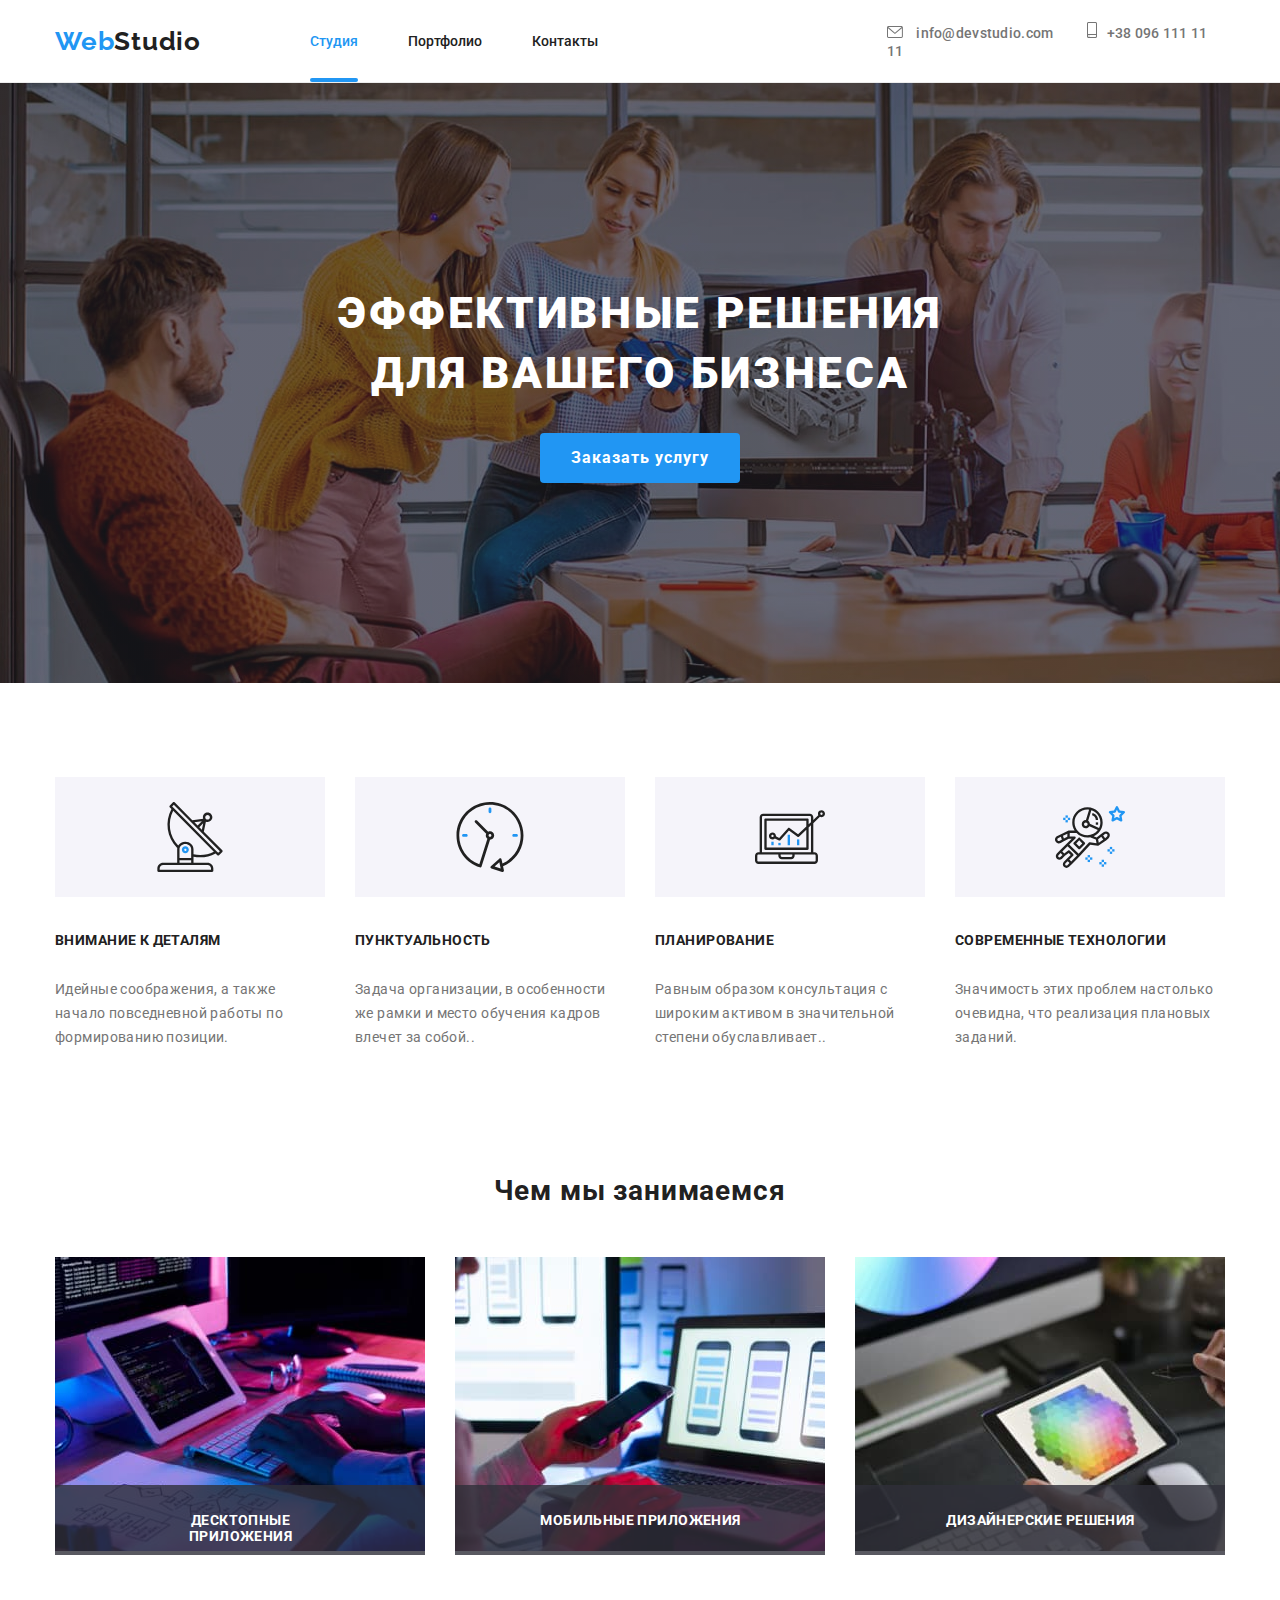
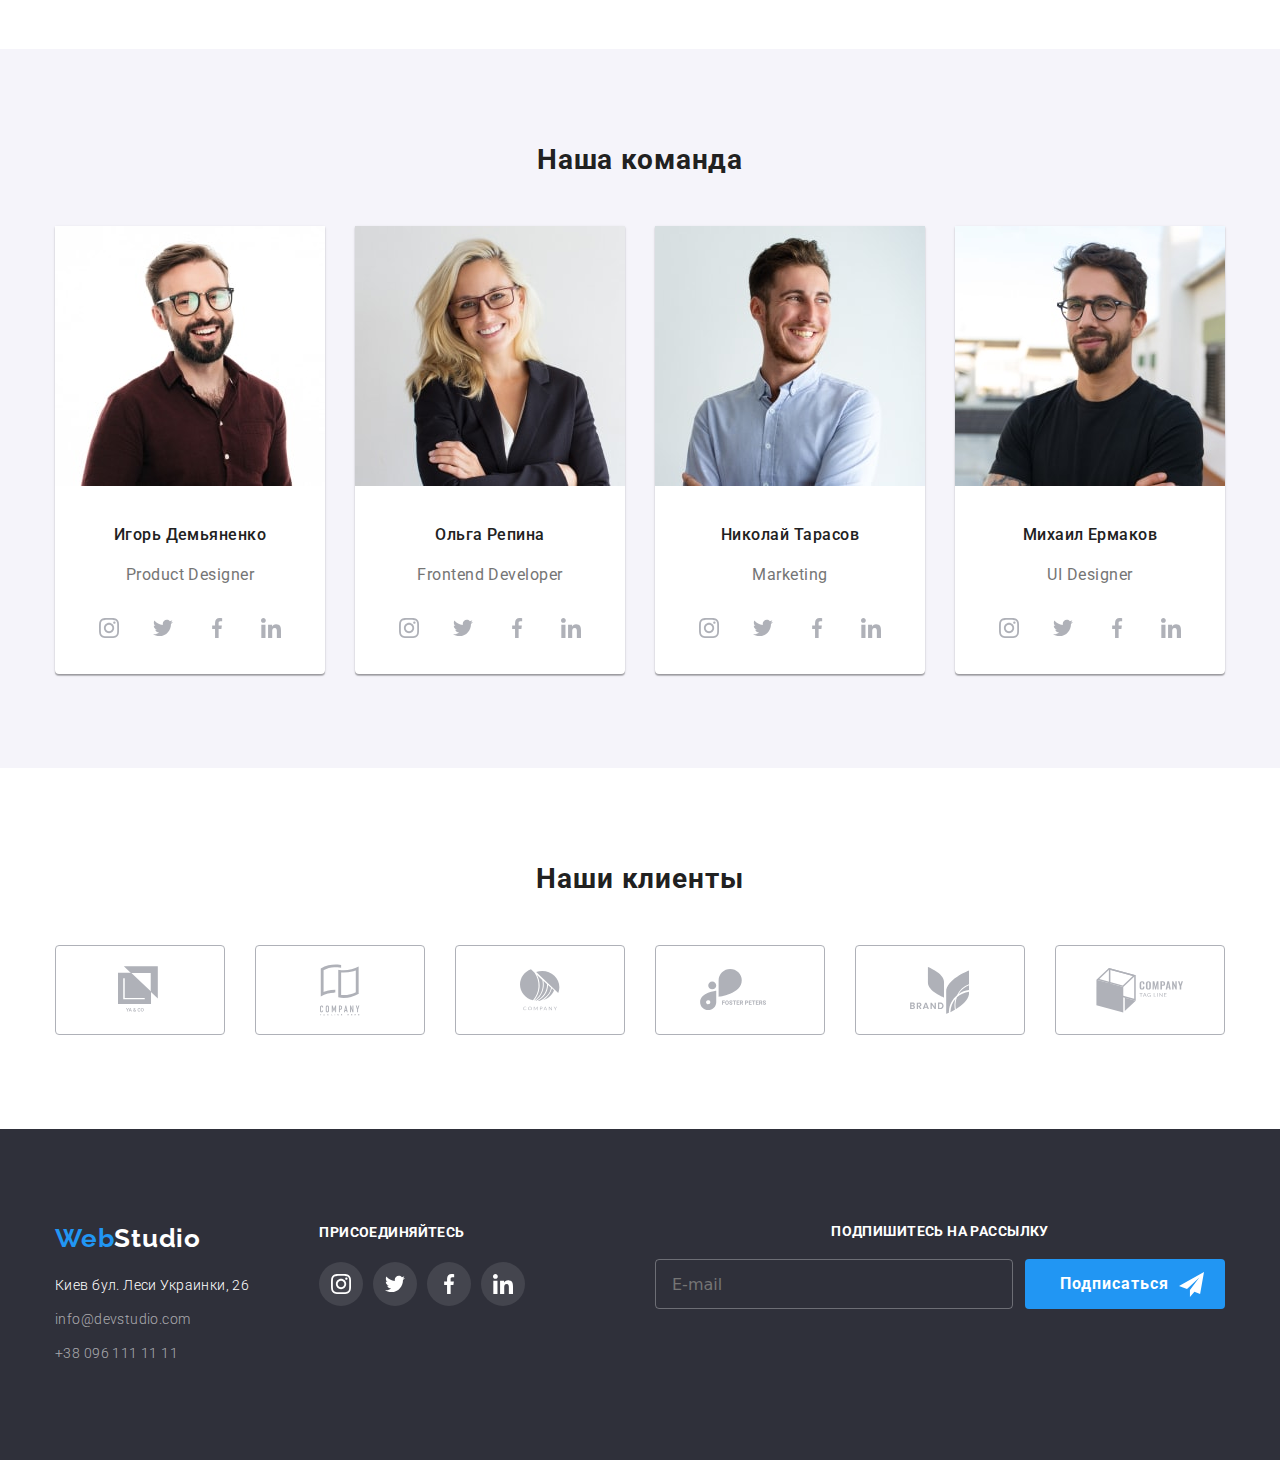
<file: index.html>
<!DOCTYPE html>
<html lang="ru">
  <head>
    <meta charset="UTF-8" />
    <meta name="viewport" content="width=device-width, initial-scale=1.0" />
    <title>WebStudio</title>
    <link
      rel="stylesheet"
      href="https://cdnjs.cloudflare.com/ajax/libs/modern-normalize/1.0.0/modern-normalize.css"
    />
    <link
      href="https://fonts.googleapis.com/css2?family=Raleway:wght@700&family=Roboto:wght@400;500;700&display=swap"
      rel="stylesheet"
    />
    <link rel="stylesheet" href="./css/main.min.css" />
  </head>
  <body>
    <!-- Шапка сайта -->
    <header class="header">
      <div class="container container-header">
        <div class="logo-wraper">
          <a class="logo-link link" href="./index.html" lang="en">Web<span class="logo-font-white-theme"
              lang="en">Studio</span></a>

          <button type="button" class="menu" aria-expanded="false"
           aria-controls="menu-container" 
           data-menu-button>
            <svg 
            height="40" 
            width="40"
            aria-label="Переключатель мобильного меню">
              <use class="icon-menu" href="./images/svg/sprite.svg#icon-menu_40px-1"></use>
              <use class="icon-close" href="./images/svg/sprite.svg#icon-close_40px"></use>
            </svg>
          </button>

        </div>

        <div class="navigation-menu" data-menu>
          <nav class="nav-container">
          
            <ul class="navigation">
              <li class="nav-list list">
                <a class="nav-link link current" href="./index.html">Студия</a>
              </li>
              <li class="nav-list list">
                <a class="nav-link link" href="./portfolio.html">Портфолио</a>
              </li>
              <li class="nav-list list">
                <a class="nav-link link" href="">Контакты</a>
              </li>
            </ul>
          
          </nav>
          
          <address class="address">
            <a class="contact-link-white-theme link" href="mailto:info@devstudio.com"><svg class="icon-mail">
                <use class="icon-link" href="./images/svg/sprite.svg#icon-envelope"></use>
              </svg>
              info@devstudio.com
            </a>
            <a class="contact-link-white-theme phone link" href="tel:+380961111111">
              <svg class="icon-phone">
                <use class="icon-link" href="./images/svg/sprite.svg#icon-smartphone"></use>
              </svg>+38 096 111 11 11</a>
          </address>
          
        </div>
      </div>
      </div>
    </header>
    <main>
       <!-- Герой -->
      <section class="hero">
        <div class="container">
          <h1 class="main-title">Эффективные решения <br> для вашего бизнеса</h1>
          <button type="button" class="link-button" data-modal-open>
            Заказать услугу
          </button>
        </div>
      </section>
      <h2 class="visually-hidden">Преимущества</h2>
      <section class="advantages-section">
        <div class="container advantages-container">
          <ul class="advantages-list">
            <li class="advantages antena list">
              <h3 class="title-advantages">Внимание к деталям</h3>
              <p class="text-advantages">
                Идейные соображения, а также начало повседневной работы по
                формированию позиции.
              </p>
            </li>
            <li class="advantages clock list">
              <h3 class="title-advantages">Пунктуальность</h3>
              <p class="text-advantages">
                Задача организации, в особенности же рамки и место обучения
                кадров влечет за собой..
              </p>
            </li>
            <li class="advantages diagram list">
              <h3 class="title-advantages">Планирование</h3>
              <p class="text-advantages">
                Равным образом консультация с широким активом в значительной
                степени обуславливает..
              </p>
            </li>
            <li class="advantages astronaut list">
              <h3 class="title-advantages">Современные технологии</h3>
              <p class="text-advantages">
                Значимость этих проблем настолько очевидна, что реализация
                плановых заданий.
              </p>
            </li>
          </ul>
        </div>
      </section> 

      <!-- Преимущества  -->
       <section>
        <div class="container wwd-container">
          <h2 class="title">Чем мы занимаемся</h2>
          <ul class="wwd">
            <li class="list">
              <div class="what-we-doing-list">
                <img
                  src="./images/name/img.jpg"
                  alt="человек печатает на клавиатуре"
                  width="370"
                />
                <p class="wwd-text">Десктопные приложения</p>
              </div>
            </li>
            <li class="list">
              <div class="what-we-doing-list">
                <img
                  src="./images/name/img1.jpg"
                  alt="смотрит на телефон и печатает на
                                    клавиатуре"
                  width="370"
                />
                <p class="wwd-text">Мобильные приложения</p>
              </div>
            </li>
            <li class="list">
              <div class="what-we-doing-list">
                <img
                  src="./images/name/img2.jpg"
                  alt="ромб на планшете"
                  width="370"
                />
                <p class="wwd-text">Дизайнерские решения</p>
              </div>
            </li>
          </ul>
        </div>
      </section>
      <!--Наша команда-->
      <section class="section team">
        <div class="container">
          <h2 class="title">Наша команда</h2>
          <ul class="team-title">
            <li class="team-list list">
              <picture>
                <source
                srcset="./images/team/team-desctop1.jpg 1x, ./images/team/team-desctop1@2x.jpg 2x, ./images/team/team-desctop1.webp 1x" 
                  media="(min-width:1200px)"
                  
                  type="image/webp">
                <source
                srcset="./images/team/team-tablet1.jpg 1x, ./images/team/team-tablet1@2x.jpg 2x, ./images/team/team-tablet1.webp 1x"
                  media="(min-width:768px)"
                  
                  type="image/webp">
                <source
                srcset="./images/team/team1-mobile.jpg 1x, ./images/team/team1-mobile@2x.jpg 2x, ./images/team/team1-mobile.webp 1x"
                  media="(min-width:480px)"
                  
                  type="image/webp">
                  <img src="./images/team/team1-mobile.jpg" alt="Игорь Демьяненко" />
              </picture>
              
              <p class="team-name">Игорь Демьяненко</p>
              <p class="team-prof">Product Designer</p>
              <ul class="team-social-link">
                <li class="social-list list">
                  <a class="social-team" href="https://www.instagram.com/">
                    <svg class="icon-cocial">
                      <use
                        class="icon-link-social"
                        href="./images/svg/sprite.svg#icon-instagram"
                      ></use>
                    </svg>
                  </a>
                </li>
                <li class="social-list list">
                  <a class="social-team" href="https://www.twitter.com/">
                    <svg class="icon-cocial">
                      <use
                        class="icon-link-social"
                        href="./images/svg/sprite.svg#icon-twitter1"
                      ></use>
                    </svg>
                  </a>
                </li>
                <li class="social-list list">
                  <a class="social-team" href="https://www.facebook.com/">
                    <svg class="icon-cocial">
                      <use
                        class="icon-link-social"
                        href="./images/svg/sprite.svg#icon-facebook"
                      ></use>
                    </svg>
                  </a>
                </li>
                <li class="social-list list">
                  <a class="social-team" href="https://www.linkedin.com/">
                    <svg class="icon-cocial">
                      <use
                        class="icon-link-social"
                        href="./images/svg/sprite.svg#icon-linkedin"
                      ></use>
                    </svg>
                  </a>
                </li>
              </ul>
            </li>
            <li class="team-list list">
              <picture>
                <source 
                srcset="./images/team/team-desctop2.jpg 1x, ./images/team/team-desctop2@2x.jpg 2x, ./images/team/team-desctop2.webp 1x"
                media="(min-width:1200px)"
                  
                  type="image/webp">
                <source 
                srcset="./images/team/team-tablet2.jpg 1x, ./images/team/team-tablet2@2x.jpg 2x, ./images/team/team-tablet2.webp 1x"
                media="(min-width:768px)"
                  
                  type="image/webp">
                <source 
                srcset="./images/team/team2-mobile.jpg 1x, ./images/team/team2-mobile@2x.jpg 2x, ./images/team/team2-mobile.webp 1x"
                media="(min-width:480px)"
                  
                  type="image/webp">
                  <img src="./images/team/team2-mobile.jpg" alt="Ольга Репина" />
              </picture>
              
              <p class="team-name">Ольга Репина</p>
              <p class="team-prof">Frontend Developer</p>
              <ul class="team-social-link">
                <li class="social-list list">
                  <a class="social-team" href="https://www.instagram.com/">
                    <svg class="icon-cocial">
                      <use
                        class="icon-link-social"
                        href="./images/svg/sprite.svg#icon-instagram"
                      ></use>
                    </svg>
                  </a>
                </li>
                <li class="social-list list">
                  <a class="social-team" href="https://www.twitter.com/">
                    <svg class="icon-cocial">
                      <use
                        class="icon-link-social"
                        href="./images/svg/sprite.svg#icon-twitter1"
                      ></use>
                    </svg>
                  </a>
                </li>
                <li class="social-list list">
                  <a class="social-team" href="https://www.facebook.com/">
                    <svg class="icon-cocial">
                      <use
                        class="icon-link-social"
                        href="./images/svg/sprite.svg#icon-facebook"
                      ></use>
                    </svg>
                  </a>
                </li>
                <li class="social-list list">
                  <a class="social-team" href="https://www.linkedin.com/">
                    <svg class="icon-cocial">
                      <use
                        class="icon-link-social"
                        href="./images/svg/sprite.svg#icon-linkedin"
                      ></use>
                    </svg>
                  </a>
                </li>
              </ul>
            </li>
            <li class="team-list list">
              <picture>
                <source 
                srcset="./images/team/team-desctop3.jpg 1x, ./images/team/team-desctop3@2x.jpg 2x, ./images/team/team-desctop3.webp 1x"
                media="(min-width:1200px)"
                  
                  type="image/webp">
                <source 
                srcset="./images/team/team-tablet3.jpg 1x, ./images/team/team-tablet3@2x.jpg 2x, ./images/team/team-tablet3.webp 1x"
                media="(min-width:768px)"
                  
                  type="image/webp">
                <source 
                srcset="./images/team/team3-mobile.jpg 1x, ./images/team/team3-mobile@2x.jpg 2x, ./images/team/team3-mobile.webp 1x"
                media="(min-width:480px)"
                  
                  type="image/webp">
                  <img src="./images/team/team3-mobile.jpg" alt="Николай Тарасов" />
              </picture>
              
              <p class="team-name">Николай Тарасов</p>
              <p class="team-prof">Marketing</p>
              <ul class="team-social-link">
                <li class="social-list list">
                  <a class="social-team" href="https://www.instagram.com/">
                    <svg class="icon-cocial">
                      <use
                        class="icon-link-social"
                        href="./images/svg/sprite.svg#icon-instagram"
                      ></use>
                    </svg>
                  </a>
                </li>
                <li class="social-list list">
                  <a class="social-team" href="https://www.twitter.com/">
                    <svg class="icon-cocial">
                      <use
                        class="icon-link-social"
                        href="./images/svg/sprite.svg#icon-twitter1"
                      ></use>
                    </svg>
                  </a>
                </li>
                <li class="social-list list">
                  <a class="social-team" href="https://www.facebook.com/">
                    <svg class="icon-cocial">
                      <use
                        class="icon-link-social"
                        href="./images/svg/sprite.svg#icon-facebook"
                      ></use>
                    </svg>
                  </a>
                </li>
                <li class="social-list list">
                  <a class="social-team" href="https://www.linkedin.com/">
                    <svg class="icon-cocial">
                      <use
                        class="icon-link-social"
                        href="./images/svg/sprite.svg#icon-linkedin"
                      ></use>
                    </svg>
                  </a>
                </li>
              </ul>
            </li>
            <li class="team-list list">
              <picture>
                <source 
                srcset="./images/team/team-desctop4.jpg 1x, ./images/team/team-desctop4@2x.jpg 2x, ./images/team/team-desctop4.webp 1x"
                media="(min-width:1200px)"
                  
                  type="image/webp">
                <source 
                srcset="./images/team/team-tablet4.jpg 1x, ./images/team/team-tablet4@2.jpg 2x, ./images/team/team-tablet4.webp 1x"
                media="(min-width:768px)"
                  
                  type="image/webp">
                <source 
                srcset="./images/team/team4-mobile.jpg 1x, ./images/team/team4-mobile@2x.jpg 2x, ./images/team/team4-mobile.webp 1x"
                media="(min-width:480px)"
                  
                  type="image/webp">
                  <img src="./images/team/team4-mobile.jpg" alt="Михаил Ермаков" />
              </picture>
              
              <p class="team-name">Михаил Ермаков</p>
              <p class="team-prof">UI Designer</p>
              <ul class="team-social-link">
                <li class="social-list list">
                  <a class="social-team" href="https://www.instagram.com/">
                    <svg class="icon-cocial">
                      <use
                        class="icon-link-social"
                        href="./images/svg/sprite.svg#icon-instagram"
                      ></use>
                    </svg>
                  </a>
                </li>
                <li class="social-list list">
                  <a class="social-team" href="https://www.twitter.com/">
                    <svg class="icon-cocial">
                      <use
                        class="icon-link-social"
                        href="./images/svg/sprite.svg#icon-twitter1"
                      ></use>
                    </svg>
                  </a>
                </li>
                <li class="social-list list">
                  <a class="social-team" href="https://www.facebook.com/">
                    <svg class="icon-cocial">
                      <use
                        class="icon-link-social"
                        href="./images/svg/sprite.svg#icon-facebook"
                      ></use>
                    </svg>
                  </a>
                </li>
                <li class="social-list list">
                  <a class="social-team" href="https://www.linkedin.com/">
                    <svg class="icon-cocial">
                      <use
                        class="icon-link-social"
                        href="./images/svg/sprite.svg#icon-linkedin"
                      ></use>
                    </svg>
                  </a>
                </li>
              </ul>
            </li>
          </ul>
        </div>
      </section>
      <!--Постоянные клиенты-->
      <section class="section">
        <div class="container">
          <h2 class="title">Наши клиенты</h2>
          <ul class="client list">
            <li class="client-list">
              <a class="client-item" href="">
                <svg class="link-client" height="49" width="44">
                  <use href="./images/svg/sprite.svg#icon-logo1"></use></svg
              ></a>
            </li>
            <li class="client-list">
              <a class="client-item" href="">
                <svg class="link-client" height="52" width="40">
                  <use href="./images/svg/sprite.svg#icon-logo2"></use></svg
              ></a>
            </li>
            <li class="client-list">
              <a class="client-item" href="">
                <svg class="link-client" height="42" width="40">
                  <use href="./images/svg/sprite.svg#icon-logo3"></use></svg
              ></a>
            </li>
            <li class="client-list">
              <a class="client-item" href="">
                <svg class="link-client" width="79" height="42">
                  <use href="./images/svg/sprite.svg#icon-logo4"></use></svg
              ></a>
            </li>
            <li class="client-list">
              <a class="client-item" href="">
                <svg class="link-client" height="47" width="59">
                  <use href="./images/svg/sprite.svg#icon-logo5"></use></svg
              ></a>
            </li>
            <li class="client-list">
              <a class="client-item" href="">
                <svg class="link-client" height="45" width="88">
                  <use href="./images/svg/sprite.svg#icon-logo6"></use></svg
              ></a>
            </li>
          </ul>
        </div>
      </section>
    </main> 
    <!--Футер-->
    <footer class="footer section">
      <div class="container footer-container">
        <div class="contact-social-wraper">
          <div class="logo-footer">
            <h2>
              <a class="logo-link link" href="./index.html" lang="en">Web<span class="logo-font-dark-theme"
                  lang="en">Studio</span></a>
            </h2>
          
            <address class="address footer-address">
              <ul class="list">
                <li class="address-list">
                  <a class="address-link-black-theme link" href="https://goo.gl/maps/An3S2PFiZgueowPcA" target="_blank">Киев бул.
                    Леси Украинки, 26</a>
                </li>
                <li class="address-list">
                  <a class="contact-link-black-theme link" href="mailto:info@devstudio.com">info@devstudio.com</a>
                </li>
                <li class="address-list">
                  <a class="contact-link-black-theme link" href="tel:+380961111111">+38 096 111 11 11</a>
                </li>
              </ul>
            </address>
          </div>
          <div class="enjoy">
            <b class="enjoy-text">Присоединяйтесь</b>
            <ul class="team-social-link enjoy-social">
              <li class="enjoy-list list">
                <a class="social-team enjoy-link" href="https://www.instagram.com/">
                  <svg class="icon-cocial dark-link">
                    <use class="icon-link-social" href="./images/svg/sprite.svg#icon-instagram"></use>
                  </svg>
                </a>
              </li>
              <li class="enjoy-list list">
                <a class="social-team enjoy-link" href="https://www.twitter.com/">
                  <svg class="icon-cocial dark-link">
                    <use class="icon-link-social" href="./images/svg/sprite.svg#icon-twitter1"></use>
                  </svg>
                </a>
              </li>
              <li class="enjoy-list list">
                <a class="social-team enjoy-link" href="https://www.facebook.com/">
                  <svg class="icon-cocial dark-link">
                    <use class="icon-link-social" href="./images/svg/sprite.svg#icon-facebook"></use>
                  </svg>
                </a>
              </li>
              <li class="enjoy-list list">
                <a class="social-team enjoy-link" href="https://www.linkedin.com/">
                  <svg class="icon-cocial dark-link">
                    <use class="icon-link-social" href="./images/svg/sprite.svg#icon-linkedin"></use>
                  </svg>
                </a>
              </li>
            </ul>
          </div>
        </div>
        <div class="footer-form">
          <h2 class="sign">Подпишитесь на рассылку</h2>
          <form class="form-sign" action="#">
        
            <input type="email" class="input-sign" name="mail" placeholder="E-mail" required />
            
            <button type="submit" class="btn-sign" >
              <span class="text-btn">Подписаться</span> 
              <svg class="btn-sign-icon" height="25" width="25" >
                <use class="btn-svg-icon" href="./images/svg/sprite.svg#icon-icon-send"></use>
              </svg>
            </button>
            
            
            
          </form>
        </div>
      </div>
     
      
    </footer>
    <!--Форма-->
    <div class="backdrop is-hidden" data-modal>
      <div class="modal">
    
        <p class="modal-text">Оставьте свои данные, мы вам перезвоним</p>
        <div class="form">
          <form action="#" class="form-modal">
            <label class="label-modal" for="text">Имя</label>
            <span class="input-modal">
              <input class="input-form" type="text" id="text" name="user-name" placeholder=" " required minlength="2">
              <svg class="svg-modal">
                <use href="./images/svg/sprite.svg#icon-person-black-18dp-1"></use>
              </svg>
            </span>
    
            <label class="label-modal" for="tel">Телефон</label>
            <span class="input-modal">
              <input class="input-form" type="tel" id="tel" name="user-tel" placeholder=" " required>
              <svg class="svg-modal">
                <use href="./images/svg/sprite.svg#icon-phone-black-18dp-1"></use>
              </svg>
            </span>
    
            <label class="label-modal" for="email" >Почта</label>
            <span class="input-modal">
              <input class="input-form" type="email" id="email" name="user-mail" placeholder=" " required>
              <svg class="svg-modal">
                <use href="./images/svg/sprite.svg#icon-email-black-18dp-1"></use>
              </svg>
            </span>
    
            <label class="label-modal" for="textarea">Комментарий</label>
            <textarea class="textarea-form" name="textarea" id="textarea" maxlength="660"
              placeholder="Введите текст"></textarea>
    
            <span class="policy">
              <input class="input-policy visually-hidden" type="checkbox" name="police" value="police" id="checkbox" required
              >
              <label class="label-policy" for="checkbox">Соглашаюсь с рассылкой и принимаю
                <a href="">Условия договора</a>
                
              </label>
            </span>
            <div class="btn-form">
              <button type="submit" class="btn-form-link">Отправить</button>
            </div>
          </form>
        </div>
    
    
        <button type="button" class="close-btn" data-modal-close>
          <svg class="icon-close" height="11" width="11">
            <use class="icon-close-black" href="./images/svg/sprite.svg#icon-Vector"></use>
          </svg>
        </button>
      </div>
    </div>

    <script src="./js/modal.js"></script>
    <script src="./js/menu.js"></script>
  </body>
</html>
</file>
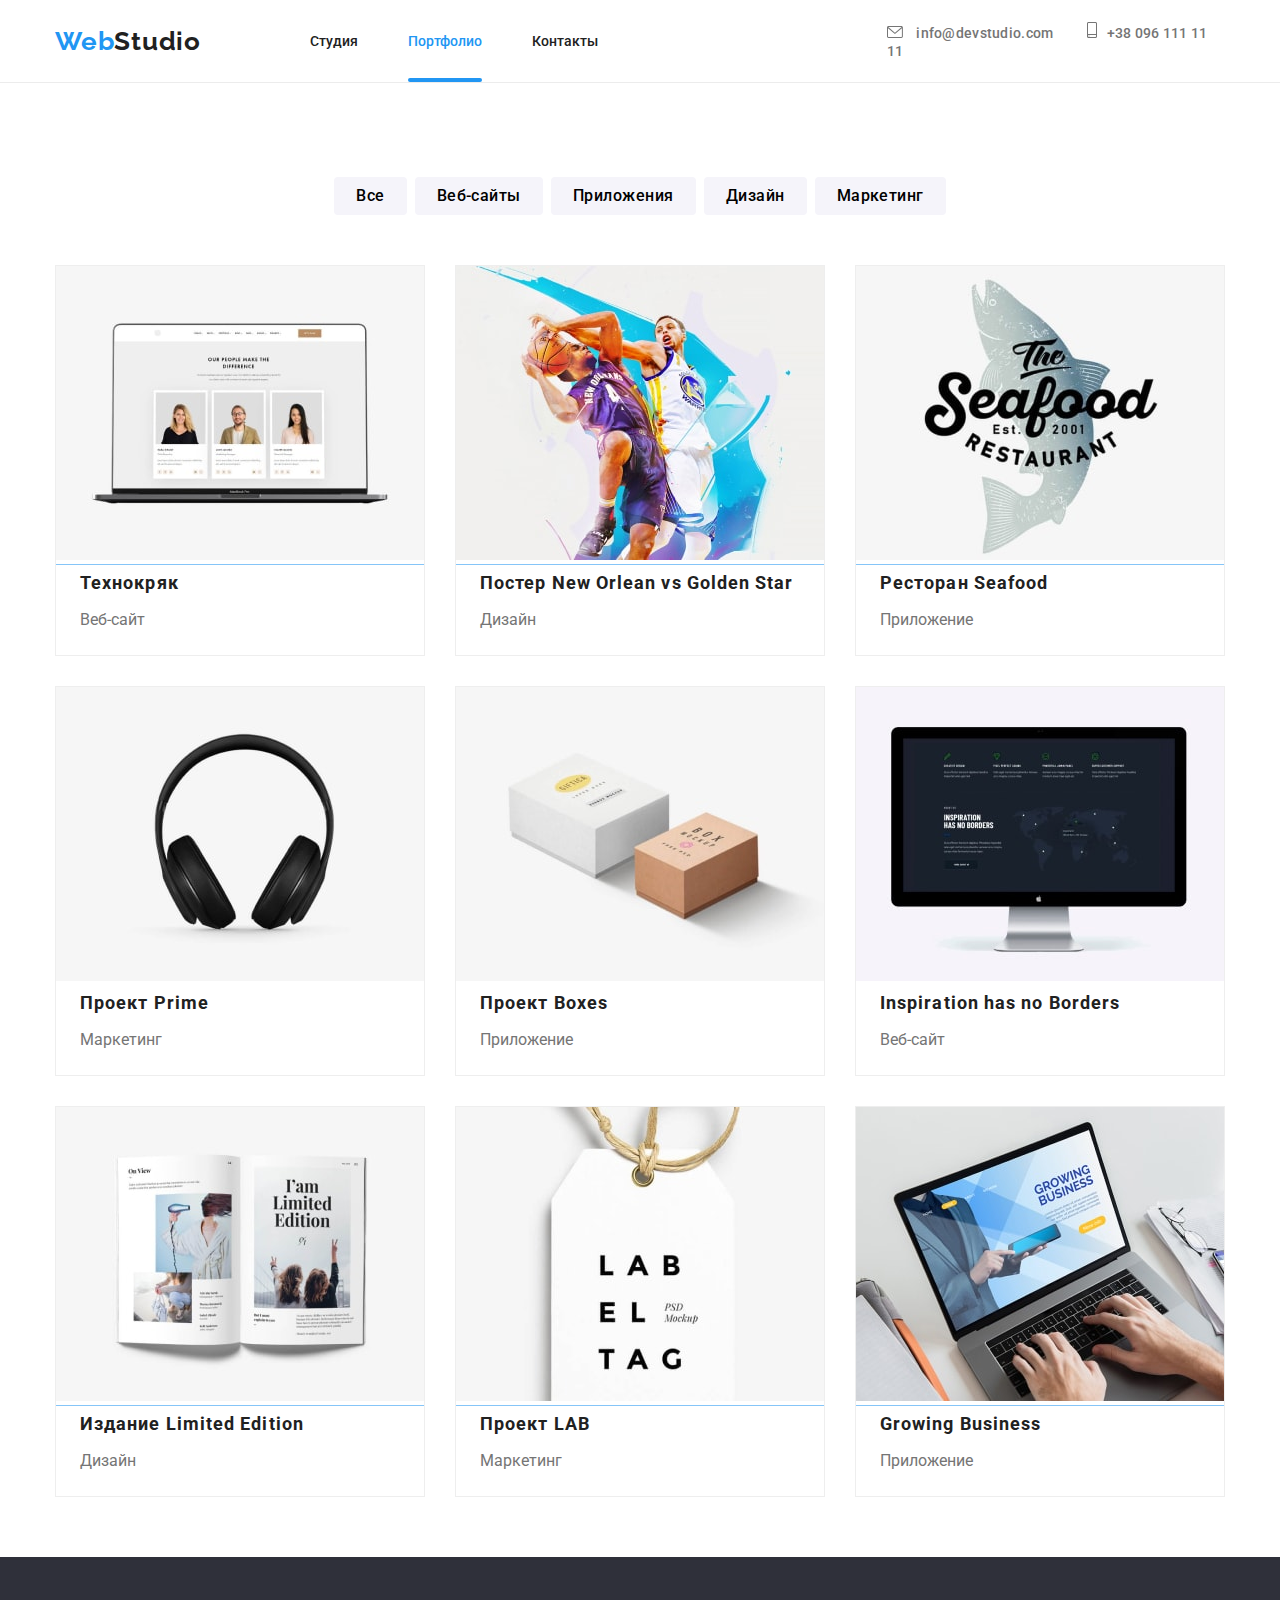
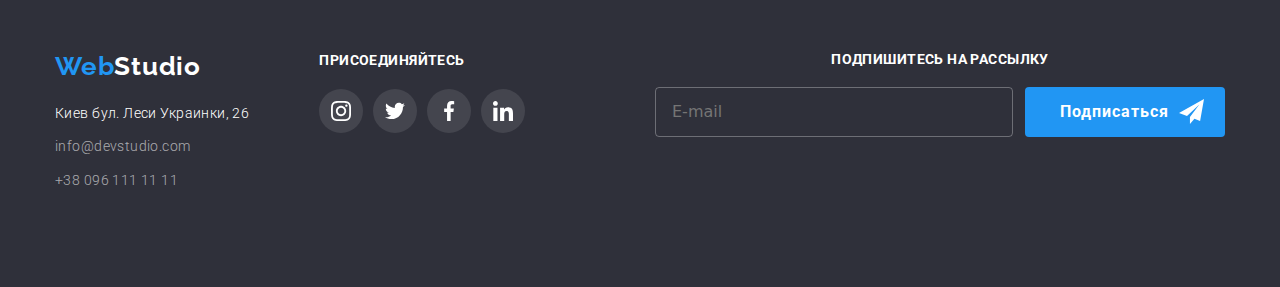
<file: portfolio.html>
<!DOCTYPE html>
<html lang="ru">
  <head>
    <meta charset="UTF-8" />
    <meta name="viewport" content="width=device-width, initial-scale=1.0" />
    <title>Portfolio</title>
    <link rel="stylesheet" href="https://cdnjs.cloudflare.com/ajax/libs/modern-normalize/1.0.0/modern-normalize.css" />
    <link href="https://fonts.googleapis.com/css2?family=Raleway:wght@700&family=Roboto:wght@400;500;700&display=swap"
      rel="stylesheet" />
    <link rel="stylesheet" href="./css/portfolio.min.css" />
  </head>
  <body>
    <!-- Шапка сайта -->
      <header class="header">
        <div class="container container-header">
          <div class="logo-wraper">
            <a class="logo-link link" href="./index.html" lang="en">Web<span class="logo-font-white-theme"
                lang="en">Studio</span></a>
      
            <button type="button" class="menu" aria-expanded="false" aria-controls="menu-container" data-menu-button>
              <svg height="40" width="40" aria-label="Переключатель мобильного меню">
                <use class="icon-menu" href="./images/svg/sprite.svg#icon-menu_40px-1"></use>
                <use class="icon-close" href="./images/svg/sprite.svg#icon-close_40px"></use>
              </svg>
            </button>
      
          </div>
      
          <div class="navigation-menu" data-menu>
            <nav class="nav-container">
      
              <ul class="navigation">
                <li class="nav-list list">
                  <a class="nav-link link" href="./index.html">Студия</a>
                </li>
                <li class="nav-list list">
                  <a class="nav-link link current" href="./portfolio.html">Портфолио</a>
                </li>
                <li class="nav-list list">
                  <a class="nav-link link" href="">Контакты</a>
                </li>
              </ul>
      
            </nav>
      
            <address class="address">
              <a class="contact-link-white-theme link" href="mailto:info@devstudio.com"><svg class="icon-mail">
                  <use class="icon-link" href="./images/svg/sprite.svg#icon-envelope"></use>
                </svg>
                info@devstudio.com
              </a>
              <a class="contact-link-white-theme phone link" href="tel:+380961111111">
                <svg class="icon-phone">
                  <use class="icon-link" href="./images/svg/sprite.svg#icon-smartphone"></use>
                </svg>+38 096 111 11 11</a>
            </address>
      
          </div>
        </div>
        </div>
      </header>
    <main>
      <!--Кнопки фильтра-->

      <div class="container">
        <section class="section filter">
          <h2 class="visually-hidden">filter</h2>
          <ul class="button-list">
            <li class="nav-button list">
              <button class="btn" type="button">Все</button>
            </li>
            <li class="nav-button list">
              <button class="btn" type="button">Веб-сайты</button>
            </li>
            <li class="nav-button list">
              <button class="btn" type="button">Приложения</button>
            </li>
            <li class="nav-button list">
              <button class="btn" type="button">Дизайн</button>
            </li>
            <li class="nav-button list">
              <button class="btn" type="button">Маркетинг</button>
            </li>
          </ul>
        </section>
      </div>
      <!--Галерея работ-->
      <div class="container">
        <h1 class="visually-hidden">portfolio</h1>
        <section >
          <ul class="gallery-list">
            <li class="gallery list" tabindex="0">
              <a class="link" href="">
                <div class="gallery-img">
                  <picture>
                    <source
                      srcset="./images/portfolio/gallery-d1.jpg 1x, ./images/portfolio/gallery-d1@2x.jpg 2x, ./images/portfolio/gallery-d1.webp 1x"
                      media="(min-width:1200px)" type="image/webp">
                    <source
                      srcset="./images/portfolio/gallery-t1.jpg 1x, ./images/portfolio/gallery-t1@2x.jpg 2x, ./images/portfolio/gallery-t1.webp 1x"
                      media="(min-width:768px)" type="image/webp">
                    <source
                      srcset="./images/portfolio/gallery1.jpg 1x, ./images/portfolio/gallery1@2x.jpg 2x, ./images/portfolio/gallery1.webp 1x"
                      media="(min-width:480px)" type="image/webp">
                    <img src="./images/portfolio/gallery1.jpg" alt="ноутбук" />
                  </picture>
                  
                  <p class="img-text">
                    Технокряк это современная площадка распространения
                    коронавируса. Компании используют эту платформу для
                    цифрового шпионажа и атак на защищённые сервера конкурентов.
                  </p>
                </div>
                  <h2 class="gallery-progect">Технокряк</h2>
                  <p class="progect-style">Веб-сайт</p>
              </a>
            </li>
            <li class="gallery list" tabindex="0">
              <a class="link" href="">
                <div class="gallery-img">
                  <picture>
                    <source
                      srcset="./images/portfolio/gallery-d2.jpg 1x, ./images/portfolio/gallery-d2@2x.jpg 2x, ./images/portfolio/gallery-d2.webp 1x"
                      media="(min-width:1200px)" type="image/webp">
                    <source
                      srcset="./images/portfolio/gallery-t2.jpg 1x, ./images/portfolio/gallery-t2@2x.jpg 2x, ./images/portfolio/gallery-t2.webp 1x"
                      media="(min-width:768px)" type="image/webp">
                    <source
                      srcset="./images/portfolio/gallery2.jpg 1x, ./images/portfolio/gallery2@2x.jpg 2x, ./images/portfolio/gallery2.webp 1x"
                      media="(min-width:480px)" type="image/webp">
                    <img src="./images/portfolio/gallery2.jpg" alt="игра в баскетбол" />
                  </picture>

                  <p class="img-text">
                    Технокряк это современная площадка распространения
                    коронавируса. Компании используют эту платформу для
                    цифрового шпионажа и атак на защищённые сервера конкурентов.
                  </p>
                </div>
                <h2 class="gallery-progect">
                  Постер New Orlean vs Golden Star
                </h2>
                <p class="progect-style">Дизайн</p>
              </a>
            </li>
            <li class="gallery list" tabindex="0">
              <a class="link" href="">
                <div class="gallery-img">
                  <picture>
                    <source
                      srcset="./images/portfolio/gallery-d3.jpg 1x, ./images/portfolio/gallery-d3@2x.jpg 2x, ./images/portfolio/gallery-d3.webp 1x"
                      media="(min-width:1200px)" type="image/webp">
                    <source
                      srcset="./images/portfolio/gallery-t3.jpg 1x, ./images/portfolio/gallery-t3@2x.jpg 2x, ./images/portfolio/gallery-t3.webp 1x"
                      media="(min-width:768px)" type="image/webp">
                    <source
                      srcset="./images/portfolio/gallery3.jpg 1x, ./images/portfolio/gallery3@2x.jpg 2x, ./images/portfolio/gallery3.webp 1x"
                      media="(min-width:480px)" type="image/webp">
                    <img src="./images/portfolio/gallery3.jpg" alt="рыба с логотипом" />
                  </picture>
                  
                  <p class="img-text">
                    Технокряк это современная площадка распространения
                    коронавируса. Компании используют эту платформу для
                    цифрового шпионажа и атак на защищённые сервера конкурентов.
                  </p>
                </div>
                <h2 class="gallery-progect">Ресторан Seafood</h2>
                <p class="progect-style">Приложение</p>
              </a>
            </li>
            <li class="gallery list" tabindex="0">
              <a class="link" href="">
                <div class="gallery-img">
                  <picture>
                    <source
                      srcset="./images/portfolio/gallery-d4.jpg 1x, ./images/portfolio/gallery-d4@2x.jpg 2x, ./images/portfolio/gallery-d4.webp 1x"
                      media="(min-width:1200px)" type="image/webp">
                    <source
                      srcset="./images/portfolio/gallery-t4.jpg 1x, ./images/portfolio/gallery-t4@2x.jpg 2x, ./images/portfolio/gallery-t4.webp 1x"
                      media="(min-width:768px)" type="image/webp">
                    <source
                      srcset="./images/portfolio/gallery4.jpg 1x, ./images/portfolio/gallery4@2x.jpg 2x, ./images/portfolio/gallery4.webp 1x"
                      media="(min-width:480px)" type="image/webp">
                    <img src="./images/portfolio/gallery4.jpg" alt="наушники" />
                  </picture>
                  
                  <p class="img-text">
                    Технокряк это современная площадка распространения
                    коронавируса. Компании используют эту платформу для
                    цифрового шпионажа и атак на защищённые сервера конкурентов.
                  </p>
                </div>
                <h2 class="gallery-progect">Проект Prime</h2>
                <p class="progect-style">Маркетинг</p>
              </a>
            </li>
            <li class="gallery list" tabindex="0">
              <a class="link" href="">
                <div class="gallery-img">
                  <picture>
                    <source
                      srcset="./images/portfolio/gallery-d5.jpg 1x, ./images/portfolio/gallery-d5@2x.jpg 2x, ./images/portfolio/gallery-d5.webp 1x"
                      media="(min-width:1200px)" type="image/webp">
                    <source
                      srcset="./images/portfolio/gallery-t5.jpg 1x, ./images/portfolio/gallery-t5@2x.jpg 2x, ./images/portfolio/gallery-t5.webp 1x"
                      media="(min-width:768px)" type="image/webp">
                    <source
                      srcset="./images/portfolio/gallery5.jpg 1x, ./images/portfolio/gallery5@2x.jpg 2x, ./images/portfolio/gallery5.webp 1x"
                      media="(min-width:480px)" type="image/webp">
                    <img src="./images/portfolio/gallery5.jpg" alt="две коробки" />
                  </picture>
                  
                  <p class="img-text">
                    Технокряк это современная площадка распространения
                    коронавируса. Компании используют эту платформу для
                    цифрового шпионажа и атак на защищённые сервера конкурентов.
                  </p>
                </div>

                <h2 class="gallery-progect">Проект Boxes</h2>
                <p class="progect-style">Приложение</p>
              </a>
            </li>
            <li class="gallery list" tabindex="0">
              <a class="link" href="">
                <div class="gallery-img">
                  <picture>
                    <source
                      srcset="./images/portfolio/gallery-d6.jpg 1x, ./images/portfolio/gallery-d6@2x.jpg 2x, ./images/portfolio/gallery-d6.webp 1x"
                      media="(min-width:1200px)" type="image/webp">
                    <source
                      srcset="./images/portfolio/gallery-t6.jpg 1x, ./images/portfolio/gallery-t6@2x.jpg 2x, ./images/portfolio/gallery-t6.webp 1x"
                      media="(min-width:768px)" type="image/webp">
                    <source
                      srcset="./images/portfolio/gallery6.jpg 1x, ./images/portfolio/gallery6@2x.jpg 2x, ./images/portfolio/gallery6.webp 1x"
                      media="(min-width:480px)" type="image/webp">
                    <img src="./images/portfolio/gallery6.jpg" alt="монитор" />
                  </picture>
                 
                  <p class="img-text">
                    Технокряк это современная площадка распространения
                    коронавируса. Компании используют эту платформу для
                    цифрового шпионажа и атак на защищённые сервера конкурентов.
                  </p>
                </div>

                <h2 class="gallery-progect">Inspiration has no Borders</h2>
                <p class="progect-style">Веб-сайт</p>
              </a>
            </li>
            <li class="gallery list" tabindex="0">
              <a class="link" href="">
                <div class="gallery-img">
                  <picture>
                    <source
                      srcset="./images/portfolio/gallery-d7.jpg 1x, ./images/portfolio/gallery-d7@2x.jpg 2x, ./images/portfolio/gallery-d7.webp 1x"
                      media="(min-width:1200px)" type="image/webp">
                    <source
                      srcset="./images/portfolio/gallery-t7.jpg 1x, ./images/portfolio/gallery-t7@2x.jpg 2x, ./images/portfolio/gallery-t7.webp 1x"
                      media="(min-width:768px)" type="image/webp">
                    <source
                      srcset="./images/portfolio/gallery7.jpg 1x, ./images/portfolio/gallery7@2x.jpg 2x, ./images/portfolio/gallery6.webp 1x"
                      media="(min-width:480px)" type="image/webp">
                    <img src="./images/portfolio/gallery7.jpg" alt="книга" />
                  </picture>
                  
                  <p class="img-text">
                    Технокряк это современная площадка распространения
                    коронавируса. Компании используют эту платформу для
                    цифрового шпионажа и атак на защищённые сервера конкурентов.
                  </p>
                </div>

                <h2 class="gallery-progect">Издание Limited Edition</h2>
                <p class="progect-style">Дизайн</p>
              </a>
            </li>
            <li class="gallery list" tabindex="0">
              <a class="link" href="">
                <div class="gallery-img">
                  <picture>
                    <source
                      srcset="./images/portfolio/gallery-d8.jpg 1x, ./images/portfolio/gallery-d8@2x.jpg 2x, ./images/portfolio/gallery-d8.webp 1x"
                      media="(min-width:1200px)" type="image/webp">
                    <source
                      srcset="./images/portfolio/gallery-t8.jpg 1x, ./images/portfolio/gallery-t8@2x.jpg 2x, ./images/portfolio/gallery-t8.webp 1x"
                      media="(min-width:768px)" type="image/webp">
                    <source
                      srcset="./images/portfolio/gallery8.jpg 1x, ./images/portfolio/gallery8@2x.jpg 2x, ./images/portfolio/gallery8.webp 1x"
                      media="(min-width:480px)" type="image/webp">
                    <img src="./images/portfolio/gallery8.jpg" alt="лейба" />
                  </picture>
               
                  <p class="img-text">
                    Технокряк это современная площадка распространения
                    коронавируса. Компании используют эту платформу для
                    цифрового шпионажа и атак на защищённые сервера конкурентов.
                  </p>
                </div>

                <h2 class="gallery-progect">Проект LAB</h2>
                <p class="progect-style">Маркетинг</p>
              </a>
            </li>
            <li class="gallery list" tabindex="0">
              <a class="link" href="">
                <div class="gallery-img">
                  <picture>
                    <source
                      srcset="./images/portfolio/gallery-d9.jpg 1x, ./images/portfolio/gallery-d9@2x.jpg 2x, ./images/portfolio/gallery-d9.webp 1x"
                      media="(min-width:1200px)" type="image/webp">
                    <source
                      srcset="./images/portfolio/gallery-t9.jpg 1x, ./images/portfolio/gallery-t9@2x.jpg 2x, ./images/portfolio/gallery-t9.webp 1x"
                      media="(min-width:768px)" type="image/webp">
                    <source
                      srcset="./images/portfolio/gallery9.jpg 1x, ./images/portfolio/gallery9@2x.jpg 2x, ./images/portfolio/gallery9.webp 1x"
                      media="(min-width:480px)" type="image/webp">
                    <img src="./images/portfolio/gallery9.jpg" alt="печатает на ноутбуке" />
                  </picture>
                  
                  <p class="img-text">
                    Технокряк это современная площадка распространения
                    коронавируса. Компании используют эту платформу для
                    цифрового шпионажа и атак на защищённые сервера конкурентов.
                  </p>
                </div>

                <h2 class="gallery-progect">Growing Business</h2>
                <p class="progect-style">Приложение</p>
              </a>
            </li>
          </ul>
        </section>
      </div>
    </main>
    <!--Футер-->
  <footer class="footer section">
    <div class="container footer-container">
      <div class="contact-social-wraper">
        <div class="logo-footer">
          <h2>
            <a class="logo-link link" href="./index.html" lang="en">Web<span class="logo-font-dark-theme"
                lang="en">Studio</span></a>
          </h2>
  
          <address class="address footer-address">
            <ul class="list">
              <li class="address-list">
                <a class="address-link-black-theme link" href="https://goo.gl/maps/An3S2PFiZgueowPcA" target="_blank">Киев
                  бул.
                  Леси Украинки, 26</a>
              </li>
              <li class="address-list">
                <a class="contact-link-black-theme link" href="mailto:info@devstudio.com">info@devstudio.com</a>
              </li>
              <li class="address-list">
                <a class="contact-link-black-theme link" href="tel:+380961111111">+38 096 111 11 11</a>
              </li>
            </ul>
          </address>
        </div>
        <div class="enjoy">
          <b class="enjoy-text">Присоединяйтесь</b>
          <ul class="team-social-link enjoy-social">
            <li class="enjoy-list list">
              <a class="social-team enjoy-link" href="https://www.instagram.com/">
                <svg class="icon-cocial dark-link">
                  <use class="icon-link-social" href="./images/svg/sprite.svg#icon-instagram"></use>
                </svg>
              </a>
            </li>
            <li class="enjoy-list list">
              <a class="social-team enjoy-link" href="https://www.twitter.com/">
                <svg class="icon-cocial dark-link">
                  <use class="icon-link-social" href="./images/svg/sprite.svg#icon-twitter1"></use>
                </svg>
              </a>
            </li>
            <li class="enjoy-list list">
              <a class="social-team enjoy-link" href="https://www.facebook.com/">
                <svg class="icon-cocial dark-link">
                  <use class="icon-link-social" href="./images/svg/sprite.svg#icon-facebook"></use>
                </svg>
              </a>
            </li>
            <li class="enjoy-list list">
              <a class="social-team enjoy-link" href="https://www.linkedin.com/">
                <svg class="icon-cocial dark-link">
                  <use class="icon-link-social" href="./images/svg/sprite.svg#icon-linkedin"></use>
                </svg>
              </a>
            </li>
          </ul>
        </div>
      </div>
      <div class="footer-form">
        <h2 class="sign">Подпишитесь на рассылку</h2>
        <form class="form-sign" action="#">
  
          <input type="email" class="input-sign" name="mail" placeholder="E-mail" required />
  
          <button type="submit" class="btn-sign">
            <span class="text-btn">Подписаться</span>
            <svg class="btn-sign-icon" height="25" width="25">
              <use class="btn-svg-icon" href="./images/svg/sprite.svg#icon-icon-send"></use>
            </svg>
          </button>
  
  
  
        </form>
      </div>
    </div>
  
  
  </footer>
  <script src="./js/modal.js"></script>
  <script src="./js/menu.js"></script>
  </body>
</html>
</file>
<file: css/main.min.css>
.visually-hidden{position:absolute !important;clip:rect(1px 1px 1px 1px);clip:rect(1px, 1px, 1px, 1px);padding:0 !important;border:0 !important;height:1px !important;width:1px !important;overflow:hidden}.is-hidden{opacity:0;visibility:hidden;pointer-events:none;transition:all 250ms ease-out 250ms}.hidden{display:none}.contact-link-white-theme:hover,.contact-link-white-theme:focus,.contact-link-white-theme:hover .icon-phone,.contact-link-white-theme:focus .icon-phone,.contact-link-white-theme:hover .icon-mail,.contact-link-white-theme:focus .icon-mail{color:#2196f3;fill:#2196f3}.social-team,.team-social-link,.btn-form,.client-item{display:flex;justify-content:center}.social-team{align-items:center;width:44px;height:44px;background-color:#fff;border-radius:50%;transition:background-color 250ms linear,transform 250ms cubic-bezier(0.4, 0, 0.2, 1)}.social-team:hover,.social-team:focus{background-color:#2196f3}.social-list:not(:last-child){margin-right:10px}.social-link{width:44px;height:44px;margin-top:20px;background-color:rgba(255,255,255,0.1);border-radius:50%}.icon-cocial{height:20px;width:20px;fill:#afb1b8;transition:fill 250ms linear,transform 250ms cubic-bezier(0.4, 0, 0.2, 1)}.social-team:hover .icon-cocial,.social-team:focus .icon-cocial{fill:#fff}.team-social-link{padding-bottom:24px}h1,h2,h3,p,ul,::after{margin:0px;padding:0px}.body{font-family:"Roboto",serif;font-style:normal}.body.modal-open{overflow:hidden}.list{list-style:none;padding:0;margin:0}.link{text-decoration:none;padding:0;margin:0}.img{display:block;max-width:100%;height:auto}.title{color:#212121;font-family:"Roboto",serif;font-style:normal;margin-bottom:30px;font-weight:700;font-size:28px;line-height:1.1785;text-align:center;letter-spacing:0.03em}@media screen and (min-width: 1200px){.title{margin-bottom:50px}}.header{position:relative;border-bottom:1px solid #ececec}@media screen and (max-width: 767px){.header{padding:16px 0}}.section{padding-top:60px;padding-bottom:60px;margin:0 auto;text-align:center}@media screen and (min-width: 1200px){.section{padding-top:94px;padding-bottom:94px}}.container{margin:0 auto;padding:0 15px}@media screen and (min-width: 480px){.container{width:480px}}@media screen and (min-width: 768px){.container{width:768px}}@media screen and (min-width: 1200px){.container{width:1200px}}@media screen and (min-width: 768px){.container-header{display:flex;justify-content:center}}@media screen and (min-width: 1200px){.container-header{justify-content:space-between}}@media screen and (min-width: 768px){.nav-container{display:flex;align-items:center}}.logo-link{font-family:"Raleway",sans-serif;color:#2196f3;font-style:normal;font-weight:700;font-size:24px;line-height:1.166;letter-spacing:0.03em}@media screen and (min-width: 1200px){.logo-link{font-size:26px;line-height:1.19}}.logo-font-white-theme{color:#212121}.logo-wraper{display:flex;align-items:center;justify-content:space-between}.menu{display:inline-flex;margin:0;padding:0;border:none;background-color:transparent;cursor:pointer;outline:none}.menu:hover .icon-close,.menu:hover .icon-menu .menu:focus .icon-close,.menu:focus .icon-menu{fill:#2196f3}@media screen and (min-width: 768px){.menu{display:none}}.menu .icon-close{display:none}.menu.is-open .icon-close{display:block}.menu.is-open .icon-menu{display:none}.navigation-menu{display:none}@media screen and (max-width: 767px){.navigation-menu{padding-bottom:60px;position:absolute;background-color:#ffffff;content:"";text-align:center;display:none;width:100%;top:100%;left:0}.navigation-menu.is-open{display:block;z-index:10}}@media screen and (min-width: 768px){.navigation-menu{display:flex;align-items:center}}.navigation{padding-top:60px;padding-bottom:60px}@media screen and (min-width: 768px){.navigation{padding:0;display:flex;justify-content:space-between;margin-left:88px}}@media screen and (min-width: 1200px){.navigation{margin-left:109px}}.nav-list :hover,.nav-list :focus{color:#2196f3}@media screen and (max-width: 767px){.nav-list:not(:first-child){margin-top:40px}}@media screen and (min-width: 768px){.nav-list{padding-top:32px;padding-bottom:32px}.nav-list:not(:last-child){margin-right:50px}}@media screen and (min-width: 768px){.nav-list{position:relative}}.navigation .link.current{color:#2196f3}.nav-link{font-family:"Roboto",serif;color:#212121;font-style:normal;font-size:18px;font-weight:500;line-height:1.166;transition:color 250ms linear,transform 250ms cubic-bezier(0.4, 0, 0.2, 1)}@media screen and (min-width: 768px){.nav-link{font-size:14px;line-height:1.142}}@media screen and (min-width: 480px) and (max-width: 767px){.current{position:relative}}.current::after{position:absolute;content:"";margin-top:8px;bottom:-8px;left:0;width:100%;height:4px;background:#2196f3;border-radius:2px}@media screen and (min-width: 768px){.current::after{bottom:0}}.backdrop{position:fixed;overflow-y:scroll;top:0;left:0;height:100%;width:100%;background-color:rgba(47,48,58,0.4);transition:all 500ms ease-out 250ms}.modal{position:relative;padding:40px;top:50%;left:50%;transform:translate(-50%, -50%);width:450px;height:609px;background-color:#fff;transition:all 250ms linear cubic-bezier(0.4, 0, 0.2, 1)}@media screen and (min-width: 1200px){.modal{width:528px;height:581px}}.modal-text{font-family:"Roboto",serif;font-style:normal;font-weight:700;font-size:20px;line-height:23px;text-align:center;letter-spacing:0.03em;color:#212121}.form{margin-top:12px}.form-modal{display:flex;flex-direction:column}.label-modal{margin-bottom:4px;font-family:"Roboto",serif;font-style:normal;font-weight:normal;font-size:12px;line-height:1.166;letter-spacing:0.01em;color:#757575}.input-modal{display:inline-grid;position:relative;margin-bottom:10px}.input-modal :placeholder-shown{border:1px solid rgba(33,33,33,0.2);border-radius:4px}.input-modal :placeholder-shown:focus{outline:none;border:1px solid #2196f3;border-radius:4px}.input-form{height:40px;padding-left:42px}.svg-modal{position:absolute;margin-left:12px;top:50%;transform:translateY(-50%);height:18px;width:18px}.textarea-form{padding:12px 16px;height:120px;width:100%;font-family:"Roboto",serif;margin-bottom:20px;font-style:normal;font-weight:normal;font-size:12px;line-height:1.166;letter-spacing:0.01em}.textarea-form::placeholder{color:rgba(117,117,117,0.5)}.textarea-form:placeholder-shown{border:1px solid rgba(33,33,33,0.2);border-radius:4px;resize:none}.textarea-form:placeholder-shown:focus{outline:none;border:1px solid #2196f3;border-radius:4px}.label-policy::before{display:inline-block;content:"";margin-right:8px;border:1px solid #212121;border-radius:4px;height:16px;width:15px;transition:background-color 250ms linear cubic-bezier(0.4, 0, 0.2, 1) transrorm 250ms linear cubic-bezier(0.4, 0, 0.2, 1)}.input-policy:checked+.label-policy::before{border:1px solid #2196f3;background-color:#2196f3;background-image:url(../images/svg/iconcheck.svg);background-size:cover}.label-policy{font-family:"Roboto",serif;font-style:normal;font-weight:normal;font-size:14px;line-height:1.7142;letter-spacing:0.03em;color:#757575}.close-btn{position:absolute;top:8px;right:8px;width:30px;height:30px;border-radius:50%;border:1px solid rgba(0,0,0,0.1);background-color:#fff;cursor:pointer;transition:all 250ms linear cubic-bezier(0.4, 0, 0.2, 1) transrorm 250ms linear cubic-bezier(0.4, 0, 0.2, 1)}.close-btn:hover>.icon-close{fill:#2196f3}.input-form:focus+.svg-modal{fill:#2196f3}.policy{margin-bottom:30px}.btn-form-link{color:#ffffff;border:none;padding:0;width:200px;height:50px;background:#188ce8;box-shadow:0px 4px 4px rgba(0,0,0,0.15);border-radius:4px;font-family:"Roboto",serif;font-style:normal;font-weight:700;font-size:16px;line-height:1.875;letter-spacing:0.06em;cursor:pointer}.address{display:flex;flex-direction:column;font-style:normal;margin-left:auto}.address :not(:last-child){margin-bottom:16px}@media screen and (min-width: 768px){.address{padding-bottom:0;margin-left:84px}.address :not(:last-child){margin-bottom:10px}}@media screen and (min-width: 1200px){.address{display:inline-block;margin-left:289px}}.icon-mail{height:12px;width:16px;margin-right:10px;fill:#757575;transition:color 250ms linear,transform 250ms cubic-bezier(0.4, 0, 0.2, 1)}.icon-phone{margin-right:10px;height:16px;width:10px;fill:#757575;transition:color 250ms linear,transform 250ms cubic-bezier(0.4, 0, 0.2, 1)}.contact-link-white-theme{color:#757575;font-family:"Roboto",serif;font-style:normal;font-weight:500;font-size:18px;line-height:1.166;letter-spacing:0.02em;transition:color 250ms linear,transform 250ms cubic-bezier(0.4, 0, 0.2, 1)}@media screen and (min-width: 768px){.contact-link-white-theme{font-size:12px;line-height:1.143}}@media screen and (min-width: 1200px){.contact-link-white-theme{font-size:14px}.contact-link-white-theme:not(:last-child){margin-right:30px}}.hero{color:#fff;background-repeat:no-repeat;background-size:cover;margin:0 auto;text-align:center;padding:118px 0;background-image:linear-gradient(rgba(47,48,58,0.4), rgba(47,48,58,0.4)),url("../images/hero/hero-mobile.jpg");max-width:480px;height:400px}@media (min-device-pixel-ratio: 2), (min-resolution: 192dpi), (min-resolution: 2dppx){.hero{background-image:linear-gradient(rgba(47,48,58,0.4), rgba(47,48,58,0.4)),url("../images/hero/hero-mobile@2.jpg")}}@media screen and (min-width: 768px){.hero{background-image:linear-gradient(rgba(47,48,58,0.4), rgba(47,48,58,0.4)),url("../images/hero/hero-tablet.jpg");max-width:768px;height:400px}}@media screen and (min-width: 768px) and (min-device-pixel-ratio: 2), screen and (min-width: 768px) and (min-resolution: 192dpi), screen and (min-width: 768px) and (min-resolution: 2dppx){.hero{background-image:linear-gradient(rgba(47,48,58,0.4), rgba(47,48,58,0.4)),url("../images/hero/hero-tablet@2.jpg")}}@media screen and (min-width: 1200px){.hero{background-image:linear-gradient(rgba(47,48,58,0.4), rgba(47,48,58,0.4)),url("../images/hero/hero-desctop.jpg");max-width:1600px;height:600px;padding:200px 0}}@media screen and (min-width: 1200px) and (min-device-pixel-ratio: 2), screen and (min-width: 1200px) and (min-resolution: 192dpi), screen and (min-width: 1200px) and (min-resolution: 2dppx){.hero{background-image:linear-gradient(rgba(47,48,58,0.4), rgba(47,48,58,0.4)),url("../images/hero/hero-desctop@2.jpg")}}.main-title{text-transform:uppercase;font-family:"Roboto",serif;font-style:normal;font-weight:900;font-size:26px;line-height:1.6153;margin-bottom:30px;letter-spacing:0.06em}@media screen and (min-width: 1200px){.main-title{font-size:44px;line-height:1.364}}.link-button{color:#fff;padding:0;margin:0;width:200px;height:50px;border:none;border-radius:4px;background-color:#2196f3;font-family:"Roboto",serif;font-size:16px;line-height:1.875;font-weight:700;letter-spacing:0.06em}.wwd-container{display:none}@media screen and (min-width: 1200px){.wwd-container{display:block}}.what-we-doing-list{position:relative}.what-we-doing-list::after{position:absolute;content:"";width:100%;height:70px;left:0px;bottom:0px;background:rgba(47,48,58,0.8)}.wwd{display:flex;flex-wrap:wrap;justify-content:space-between;padding-bottom:94px}.wwd-text{position:absolute;display:inline-block;z-index:1;height:16px;width:205px;bottom:27px;left:83px;font-family:"Roboto",serif;font-style:normal;font-weight:bold;font-size:14px;line-height:16px;text-align:center;letter-spacing:0.03em;text-transform:uppercase;color:#fff}.advantages-container{margin-left:auto;margin-right:auto;padding-top:60px;padding-bottom:60px;min-width:320px}@media screen and (min-width: 1200px){.advantages-container{padding-top:94px;padding-bottom:94px}}.advantages-list{display:flex}@media screen and (min-width: 320px){.advantages-list{flex-direction:column}.advantages-list :not(:last-child){margin-bottom:30px}}@media screen and (min-width: 768px){.advantages-list{flex-direction:row;flex-wrap:wrap}.advantages-list :nth-child(odd){margin-right:30px}.advantages-list .advantages{width:354px}}@media screen and (min-width: 768px) and (min-width: 1200px){.advantages-list .advantages{width:270px}}@media screen and (min-width: 1200px){.advantages-list{margin:0px}.advantages-list :not(:last-child){margin-right:30px}}.title-advantages{text-transform:uppercase;text-align:center;margin-bottom:10px;font-family:"Roboto",serif;color:#212121;font-style:700;font-size:14px;line-height:1.142;letter-spacing:0.03em}@media screen and (min-width: 768px){.title-advantages{text-align:left}}.text-advantages{color:#757575;font-family:"Roboto",serif;font-style:normal;font-weight:400;font-size:14px;line-height:1.714;letter-spacing:0.03em}.advantages::before{display:inline-block;content:"";width:100%;height:120px;background-color:#f5f4fa;background-repeat:no-repeat;background-position:center;margin-bottom:30px}.antena::before{background-image:url(../images/svg/antenna.svg)}.clock::before{background-image:url(../images/svg/clock.svg)}.diagram::before{background-image:url(../images/svg/diagram.svg)}.astronaut::before{background-image:url(../images/svg/astronaut.svg)}.team{background-color:#f5f4fa}.team-title{display:flex;flex-direction:column;align-items:center}@media screen and (min-width: 768px){.team-title{flex-direction:row;flex-wrap:wrap;margin:-15px}}.team-list{display:flex;flex-direction:column;margin:15px;background-color:#fff;box-shadow:0px 1px 3px rgba(0,0,0,0.12),0px 1px 1px rgba(0,0,0,0.14),0px 2px 1px rgba(0,0,0,0.2);border-radius:0px 0px 4px 4px;width:450px}@media screen and (min-width: 768px){.team-list{width:354px}}@media screen and (min-width: 1200px){.team-list{width:270px}}.team-name{color:#212121;font-family:"Roboto",serif;font-style:normal;text-align:center;margin-top:30px;margin-bottom:10px;font-weight:500;font-size:16px;line-height:1.875;letter-spacing:0.03em}.team-prof{color:#757575;font-family:"Roboto",serif;font-style:normal;text-align:center;margin-bottom:16px;font-weight:400;font-size:16px;line-height:1.875;letter-spacing:0.03em}.client{display:flex;justify-content:center;flex-wrap:wrap;margin:-15px}.client-list{margin:15px;transition:fill 250ms linear,transform 250ms cubic-bezier(0.4, 0, 0.2, 1);width:calc((100% - 2 * 30px) / 2)}.client-list :hover,.client-list :focus{border:1px solid #2196f3}.client-list :hover .link-client,.client-list :focus .link-client{fill:#2196f3;border:none}@media screen and (min-width: 768px){.client-list{width:calc((100% - 3 * 30px) / 3)}}@media screen and (min-width: 1200px){.client-list{width:calc((100% - 6 * 30px) / 6)}}.client-item{align-items:center;border:1px solid #afb1b8;border-radius:4px;height:90px;width:100%}.link-client{fill:#afb1b8;transition:fill 250ms linear,transform 250ms cubic-bezier(0.4, 0, 0.2, 1)}.footer{background-color:#2f303a;flex-direction:column}@media screen and (min-width: 1200px){.footer-container{display:flex;justify-content:space-between}}@media screen and (min-width: 768px){.contact-social-wraper{display:flex;justify-content:center}}.logo-footer{text-align:center}@media screen and (min-width: 768px){.logo-footer{margin-right:165px}}@media screen and (min-width: 1200px){.logo-footer{margin-right:70px;text-align:start}}.footer-address{margin-top:20px;margin-bottom:60px}@media screen and (min-width: 768px){.footer-address{margin-left:0}}@media screen and (min-width: 1200px){.footer-address{margin-bottom:0}}.logo-font-dark-theme{color:#fff}.address-list :not(:last-child){margin-bottom:9px}.address-link-black-theme{color:#fff;font-family:"Roboto",serif;margin-bottom:9px;font-style:normal;font-weight:300;font-size:14px;line-height:1.714;letter-spacing:0.03em}.contact-link-black-theme{margin-bottom:9px;color:rgba(255,255,255,0.6);font-family:"Roboto",serif;font-style:normal;font-weight:300;font-size:14px;line-height:1.714;letter-spacing:0.03em}.enjoy{text-align:center}.enjoy-link{background-color:rgba(255,255,255,0.1)}.enjoy-text{font-family:"Roboto",serif;color:#fff;font-style:normal;font-weight:bold;font-size:14px;line-height:16px;letter-spacing:0.03em;text-transform:uppercase}.enjoy-social{padding-bottom:60px;margin-top:20px}@media screen and (min-width: 1200px){.enjoy{margin-right:93px;text-align:start}}.enjoy-list:not(:last-child){margin-right:10px}.dark-link{fill:#fff}@media screen and (max-width: 1199px){.footer-form{text-align:center}}.sign{margin-bottom:20px;font-family:"Roboto",serif;font-style:normal;font-weight:700;font-size:14px;line-height:16px;letter-spacing:0.03em;text-transform:uppercase;color:#fff}.form-sign{display:block;text-align:-webkit-center}@media screen and (min-width: 1200px){.form-sign{display:flex}}.input-sign{position:relative;height:50px;width:100%;margin-bottom:20px;padding-left:16px;background-color:transparent;border:1px solid rgba(255,255,255,0.3);border-radius:4px;color:rgba(255,255,255,0.6)}@media screen and (min-width: 768px){.input-sign{width:450px}}@media screen and (min-width: 1200px){.input-sign{width:358px;margin-right:12px}}.input-sign:focus{background-color:transparent;color:rgba(255,255,255,0.6)}.btn-sign{display:flex;align-items:center;color:#fff;width:200px;height:50px;border:none;border-radius:4px;background-color:#2196f3;font-family:"Roboto",serif;font-size:16px;line-height:1.875;font-weight:700;letter-spacing:0.06em;cursor:pointer}.text-btn{padding-left:29px;margin-right:10px}.btn-svg-icon{fill:#fff}
/*# sourceMappingURL=main.min.css.map */
</file>
<file: css/portfolio.min.css>
.visually-hidden{position:absolute !important;clip:rect(1px 1px 1px 1px);clip:rect(1px, 1px, 1px, 1px);padding:0 !important;border:0 !important;height:1px !important;width:1px !important;overflow:hidden}.is-hidden{opacity:0;visibility:hidden;pointer-events:none;transition:all 250ms ease-out 250ms}.hidden{display:none}.contact-link-white-theme:hover,.contact-link-white-theme:focus,.contact-link-white-theme:hover .icon-phone,.contact-link-white-theme:focus .icon-phone,.contact-link-white-theme:hover .icon-mail,.contact-link-white-theme:focus .icon-mail{color:#2196f3;fill:#2196f3}.social-team,.team-social-link,.gallery-img{display:flex;justify-content:center}.social-team{align-items:center;width:44px;height:44px;background-color:#fff;border-radius:50%;transition:background-color 250ms linear,transform 250ms cubic-bezier(0.4, 0, 0.2, 1)}.social-team:hover,.social-team:focus{background-color:#2196f3}.social-list:not(:last-child){margin-right:10px}.social-link{width:44px;height:44px;margin-top:20px;background-color:rgba(255,255,255,0.1);border-radius:50%}.icon-cocial{height:20px;width:20px;fill:#afb1b8;transition:fill 250ms linear,transform 250ms cubic-bezier(0.4, 0, 0.2, 1)}.social-team:hover .icon-cocial,.social-team:focus .icon-cocial{fill:#fff}.team-social-link{padding-bottom:24px}h1,h2,h3,p,ul,::after{margin:0px;padding:0px}.body{font-family:"Roboto",serif;font-style:normal}.body.modal-open{overflow:hidden}.list{list-style:none;padding:0;margin:0}.link{text-decoration:none;padding:0;margin:0}.img{display:block;max-width:100%;height:auto}.title{color:#212121;font-family:"Roboto",serif;font-style:normal;margin-bottom:30px;font-weight:700;font-size:28px;line-height:1.1785;text-align:center;letter-spacing:0.03em}@media screen and (min-width: 1200px){.title{margin-bottom:50px}}.header{position:relative;border-bottom:1px solid #ececec}@media screen and (max-width: 767px){.header{padding:16px 0}}.section{padding-top:60px;padding-bottom:60px;margin:0 auto;text-align:center}@media screen and (min-width: 1200px){.section{padding-top:94px;padding-bottom:94px}}.container{margin:0 auto;padding:0 15px}@media screen and (min-width: 480px){.container{width:480px}}@media screen and (min-width: 768px){.container{width:768px}}@media screen and (min-width: 1200px){.container{width:1200px}}@media screen and (min-width: 768px){.container-header{display:flex;justify-content:center}}@media screen and (min-width: 1200px){.container-header{justify-content:space-between}}@media screen and (min-width: 768px){.nav-container{display:flex;align-items:center}}.logo-link{font-family:"Raleway",sans-serif;color:#2196f3;font-style:normal;font-weight:700;font-size:24px;line-height:1.166;letter-spacing:0.03em}@media screen and (min-width: 1200px){.logo-link{font-size:26px;line-height:1.19}}.logo-font-white-theme{color:#212121}.logo-wraper{display:flex;align-items:center;justify-content:space-between}.menu{display:inline-flex;margin:0;padding:0;border:none;background-color:transparent;cursor:pointer;outline:none}.menu:hover .icon-close,.menu:hover .icon-menu .menu:focus .icon-close,.menu:focus .icon-menu{fill:#2196f3}@media screen and (min-width: 768px){.menu{display:none}}.menu .icon-close{display:none}.menu.is-open .icon-close{display:block}.menu.is-open .icon-menu{display:none}.navigation-menu{display:none}@media screen and (max-width: 767px){.navigation-menu{padding-bottom:60px;position:absolute;background-color:#ffffff;content:"";text-align:center;display:none;width:100%;top:100%;left:0}.navigation-menu.is-open{display:block;z-index:10}}@media screen and (min-width: 768px){.navigation-menu{display:flex;align-items:center}}.navigation{padding-top:60px;padding-bottom:60px}@media screen and (min-width: 768px){.navigation{padding:0;display:flex;justify-content:space-between;margin-left:88px}}@media screen and (min-width: 1200px){.navigation{margin-left:109px}}.nav-list :hover,.nav-list :focus{color:#2196f3}@media screen and (max-width: 767px){.nav-list:not(:first-child){margin-top:40px}}@media screen and (min-width: 768px){.nav-list{padding-top:32px;padding-bottom:32px}.nav-list:not(:last-child){margin-right:50px}}@media screen and (min-width: 768px){.nav-list{position:relative}}.navigation .link.current{color:#2196f3}.nav-link{font-family:"Roboto",serif;color:#212121;font-style:normal;font-size:18px;font-weight:500;line-height:1.166;transition:color 250ms linear,transform 250ms cubic-bezier(0.4, 0, 0.2, 1)}@media screen and (min-width: 768px){.nav-link{font-size:14px;line-height:1.142}}@media screen and (min-width: 480px) and (max-width: 767px){.current{position:relative}}.current::after{position:absolute;content:"";margin-top:8px;bottom:-8px;left:0;width:100%;height:4px;background:#2196f3;border-radius:2px}@media screen and (min-width: 768px){.current::after{bottom:0}}.address{display:flex;flex-direction:column;font-style:normal;margin-left:auto}.address :not(:last-child){margin-bottom:16px}@media screen and (min-width: 768px){.address{padding-bottom:0;margin-left:84px}.address :not(:last-child){margin-bottom:10px}}@media screen and (min-width: 1200px){.address{display:inline-block;margin-left:289px}}.icon-mail{height:12px;width:16px;margin-right:10px;fill:#757575;transition:color 250ms linear,transform 250ms cubic-bezier(0.4, 0, 0.2, 1)}.icon-phone{margin-right:10px;height:16px;width:10px;fill:#757575;transition:color 250ms linear,transform 250ms cubic-bezier(0.4, 0, 0.2, 1)}.contact-link-white-theme{color:#757575;font-family:"Roboto",serif;font-style:normal;font-weight:500;font-size:18px;line-height:1.166;letter-spacing:0.02em;transition:color 250ms linear,transform 250ms cubic-bezier(0.4, 0, 0.2, 1)}@media screen and (min-width: 768px){.contact-link-white-theme{font-size:12px;line-height:1.143}}@media screen and (min-width: 1200px){.contact-link-white-theme{font-size:14px}.contact-link-white-theme:not(:last-child){margin-right:30px}}.filter{padding-bottom:40px}@media screen and (min-width: 768px){.filter{padding-bottom:30px}}@media screen and (min-width: 1200px){.filter{padding-bottom:50px}}.button-list{display:flex;flex-wrap:wrap}@media screen and (min-width: 768px){.button-list{justify-content:center}}.nav-button:not(:last-child){margin-right:8px}.nav-button:not(:last-child) :nth-child(-n+3){margin-bottom:15px}@media screen and (min-width: 768px){.nav-button:not(:last-child) :nth-child(-n+3){margin-bottom:0}}.btn{border:none;border-radius:4px;padding:6px 22px;display:inline-block;font-family:"Roboto",serif;color:"Roboto",serif;background-color:#f5f4fa;font-style:normal;font-weight:500;font-size:16px;line-height:1.625;text-align:center;letter-spacing:0.03em;transition:background-color 250ms linear,transform 250ms cubic-bezier(0.4, 0, 0.2, 1),color 250ms linear,transform 250ms cubic-bezier(0.4, 0, 0.2, 1)}.btn:hover,.btn:focus{background-color:#2196f3;color:#fff;box-shadow:0px 3px 1px rgba(0,0,0,0.1),0px 1px 2px rgba(0,0,0,0.08),0px 2px 2px rgba(0,0,0,0.12)}.gallery-list{padding-bottom:60px;margin:-15px}@media screen and (min-width: 768px){.gallery-list{display:flex;flex-wrap:wrap}}.gallery-img{position:relative;overflow:hidden;align-items:center}.gallery-img::before{display:inline-block;position:absolute;transform:translateY(100%);transition:transform 250ms cubic-bezier(0.4, 0, 0.2, 1);width:100%;height:100%;content:"";background-color:rgba(33,150,243,0.9)}.img-text{position:absolute;display:inline-block;transform:translateY(150%);transition:transform 250ms cubic-bezier(0.4, 0, 0.2, 1);width:322px;font-family:"Roboto",serif;font-style:normal;font-weight:normal;font-size:18px;line-height:1.5555;letter-spacing:0.03em;color:#fff}.gallery:hover .gallery-img::before,.gallery:focus .gallery-img::before{transform:translateY(0)}.gallery:hover .img-text,.gallery:focus .img-text{transform:translateY(0)}.gallery{overflow:hidden;background:#ffffff;width:450px;border:1px solid #eeeeee;margin:15px}.gallery:hover,.gallery:focus{box-shadow:0px 1px 1px rgba(0,0,0,0.12),0px 4px 4px rgba(0,0,0,0.06),1px 4px 6px rgba(0,0,0,0.16)}@media screen and (min-width: 768px){.gallery{width:354px}}@media screen and (min-width: 1200px){.gallery{width:370px}}.gallery-progect{color:#212121;font-family:"Roboto",serif;font-style:normal;padding-left:24px;padding-bottom:4px;font-weight:700;font-size:18px;line-height:2;letter-spacing:0.06em}.progect-style{color:#757575;font-family:"Roboto",serif;padding-bottom:20px;padding-left:24px;font-style:normal;font-weight:400;font-size:16px;line-height:1.875}.footer{background-color:#2f303a;flex-direction:column}@media screen and (min-width: 1200px){.footer-container{display:flex;justify-content:space-between}}@media screen and (min-width: 768px){.contact-social-wraper{display:flex;justify-content:center}}.logo-footer{text-align:center}@media screen and (min-width: 768px){.logo-footer{margin-right:165px}}@media screen and (min-width: 1200px){.logo-footer{margin-right:70px;text-align:start}}.footer-address{margin-top:20px;margin-bottom:60px}@media screen and (min-width: 768px){.footer-address{margin-left:0}}@media screen and (min-width: 1200px){.footer-address{margin-bottom:0}}.logo-font-dark-theme{color:#fff}.address-list :not(:last-child){margin-bottom:9px}.address-link-black-theme{color:#fff;font-family:"Roboto",serif;margin-bottom:9px;font-style:normal;font-weight:300;font-size:14px;line-height:1.714;letter-spacing:0.03em}.contact-link-black-theme{margin-bottom:9px;color:rgba(255,255,255,0.6);font-family:"Roboto",serif;font-style:normal;font-weight:300;font-size:14px;line-height:1.714;letter-spacing:0.03em}.enjoy{text-align:center}.enjoy-link{background-color:rgba(255,255,255,0.1)}.enjoy-text{font-family:"Roboto",serif;color:#fff;font-style:normal;font-weight:bold;font-size:14px;line-height:16px;letter-spacing:0.03em;text-transform:uppercase}.enjoy-social{padding-bottom:60px;margin-top:20px}@media screen and (min-width: 1200px){.enjoy{margin-right:93px;text-align:start}}.enjoy-list:not(:last-child){margin-right:10px}.dark-link{fill:#fff}@media screen and (max-width: 1199px){.footer-form{text-align:center}}.sign{margin-bottom:20px;font-family:"Roboto",serif;font-style:normal;font-weight:700;font-size:14px;line-height:16px;letter-spacing:0.03em;text-transform:uppercase;color:#fff}.form-sign{display:block;text-align:-webkit-center}@media screen and (min-width: 1200px){.form-sign{display:flex}}.input-sign{position:relative;height:50px;width:100%;margin-bottom:20px;padding-left:16px;background-color:transparent;border:1px solid rgba(255,255,255,0.3);border-radius:4px;color:rgba(255,255,255,0.6)}@media screen and (min-width: 768px){.input-sign{width:450px}}@media screen and (min-width: 1200px){.input-sign{width:358px;margin-right:12px}}.input-sign:focus{background-color:transparent;color:rgba(255,255,255,0.6)}.btn-sign{display:flex;align-items:center;color:#fff;width:200px;height:50px;border:none;border-radius:4px;background-color:#2196f3;font-family:"Roboto",serif;font-size:16px;line-height:1.875;font-weight:700;letter-spacing:0.06em;cursor:pointer}.text-btn{padding-left:29px;margin-right:10px}.btn-svg-icon{fill:#fff}
/*# sourceMappingURL=portfolio.min.css.map */
</file>
